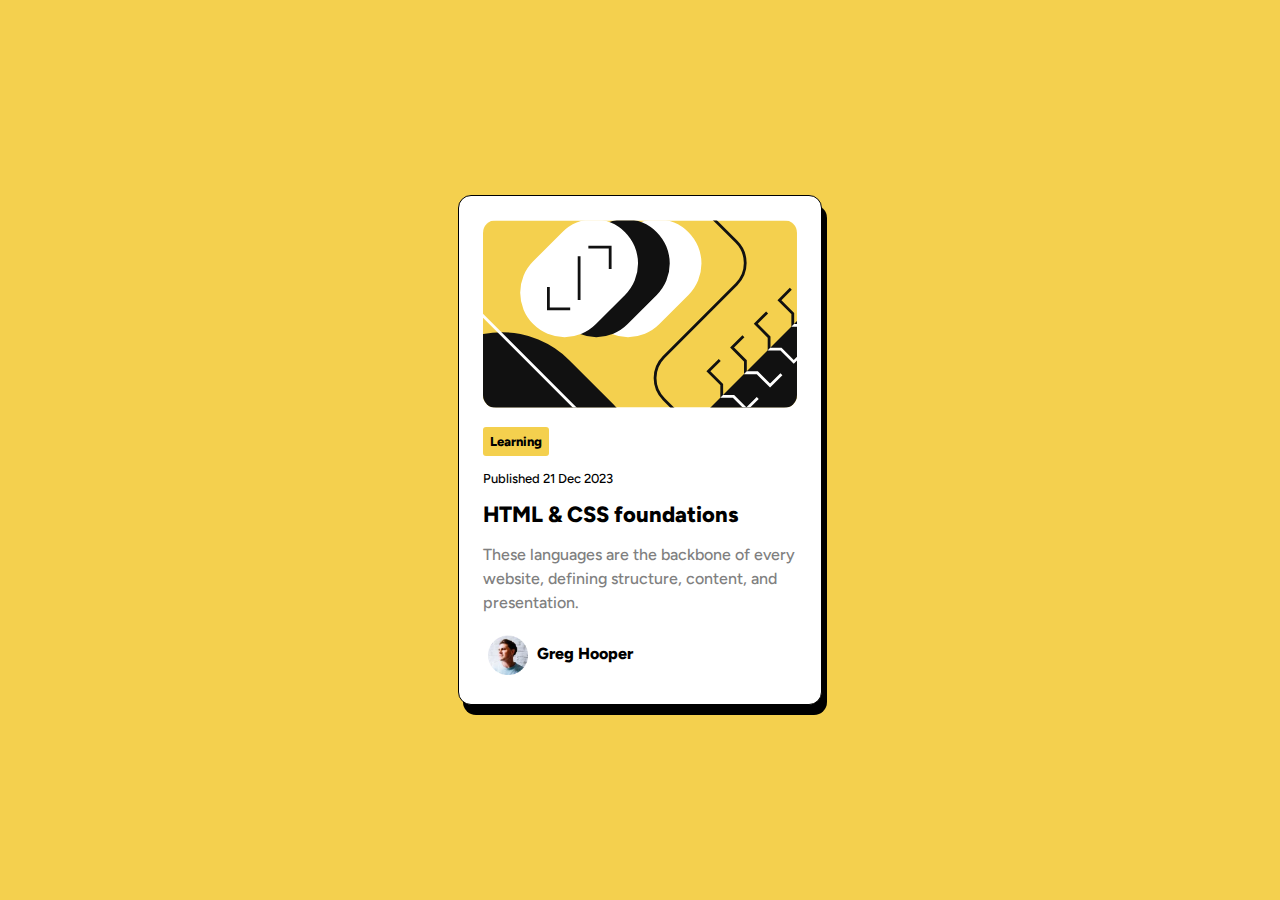
<file: blog-preview-card-main/index.html>
<!DOCTYPE html>
<html lang="en">
<head>
  <meta charset="UTF-8">
  <meta name="viewport" content="width=device-width, initial-scale=1.0"> <!-- displays site properly based on user's device -->

  <link rel="icon" type="image/png" sizes="32x32" href="./assets/images/favicon-32x32.png">
  <link rel="stylesheet" href="style.css">
  <title>Frontend Mentor | Blog preview card</title>

  <!-- Feel free to remove these styles or customise in your own stylesheet 👍 -->
  <style>
    .attribution { font-size: 11px; text-align: center; }
    .attribution a { color: hsl(228, 45%, 44%); }
  </style>
</head>
<body>

  <div class="main_div">
    <div class="div_card">
      <div class="div_img">
        <img src="illustration-article.svg" alt="d">
      </div>

      <div class="div_1">
        <div class="div_learning">Learning</div>
      </div>
      <div class="div_date">
        <p>Published 21 Dec 2023</p>
      </div>
      <div class="div_heading">
        <h2>HTML & CSS foundations</h2>
      </div>
      <div class="div_content">These languages are the backbone of every website, defining structure, content, and presentation.</div>

      <div class="div_last">
        <img src="image-avatar.webp" alt="">
        <p>Greg Hooper</p>
      </div>
    </div>
  </div>

</body>
</html>
</file>
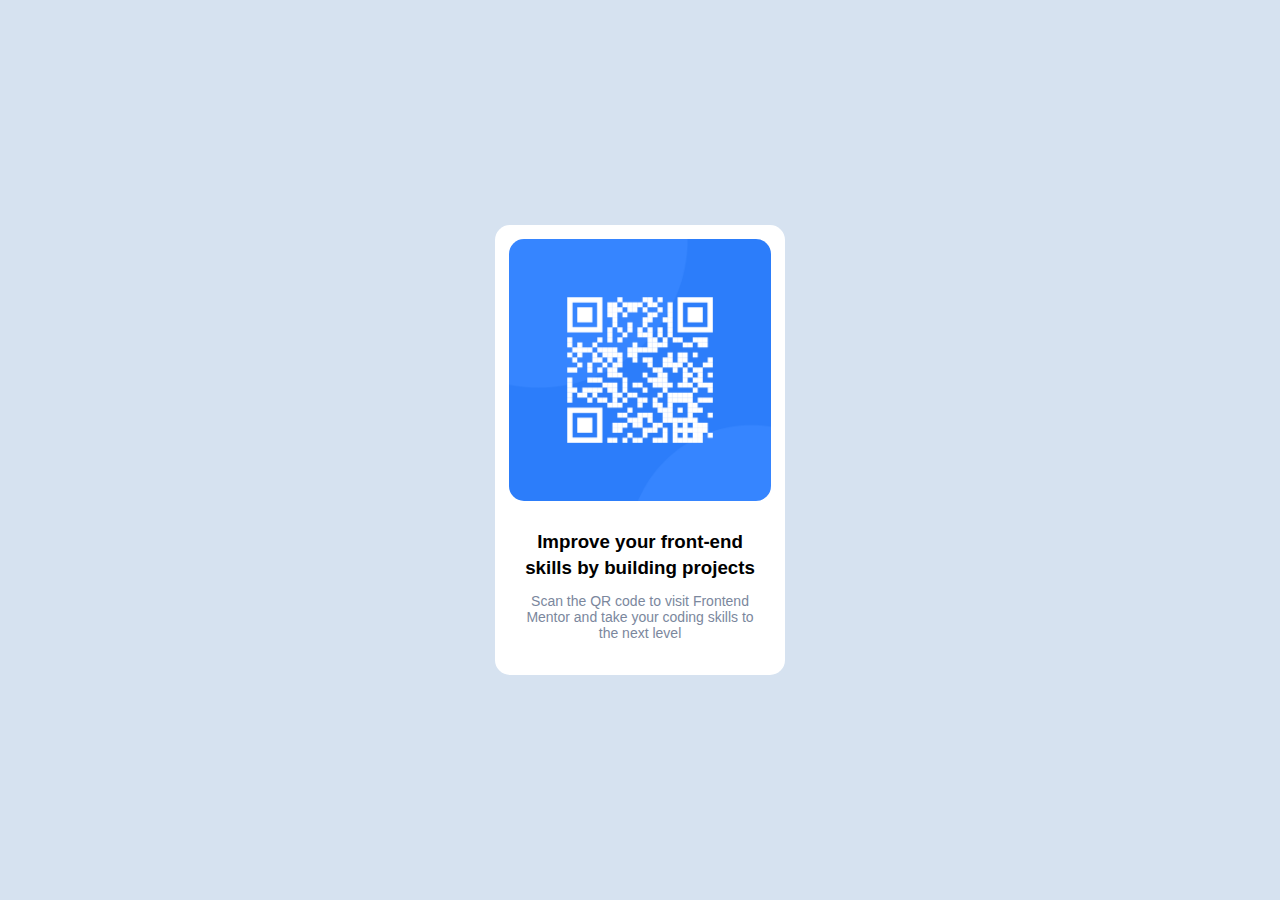
<file: qr-code-component-main/index.html>
<!DOCTYPE html>
<html lang="en">
<head>
  <meta charset="UTF-8">
  <meta name="viewport" content="width=device-width, initial-scale=1.0">
  <title>QR Code</title>
  <link rel="stylesheet" href="style.css">
</head>
<body>
  <div class="mainDiv">
    <div class="divA">
      <div class="divA1">
        <img src="images/image-qr-code.png" alt="QR Code">
      </div>
      <div class="divA2">
        <div class="divA21">
          <h3>Improve your front-end skills by building projects</h3>
        </div>
        <div class="divA22">
          <p>Scan the QR code to visit Frontend Mentor and take your coding skills to the next level</p>
        </div>
      </div>
    </div>
  </div>
</body>
</html>
</file>
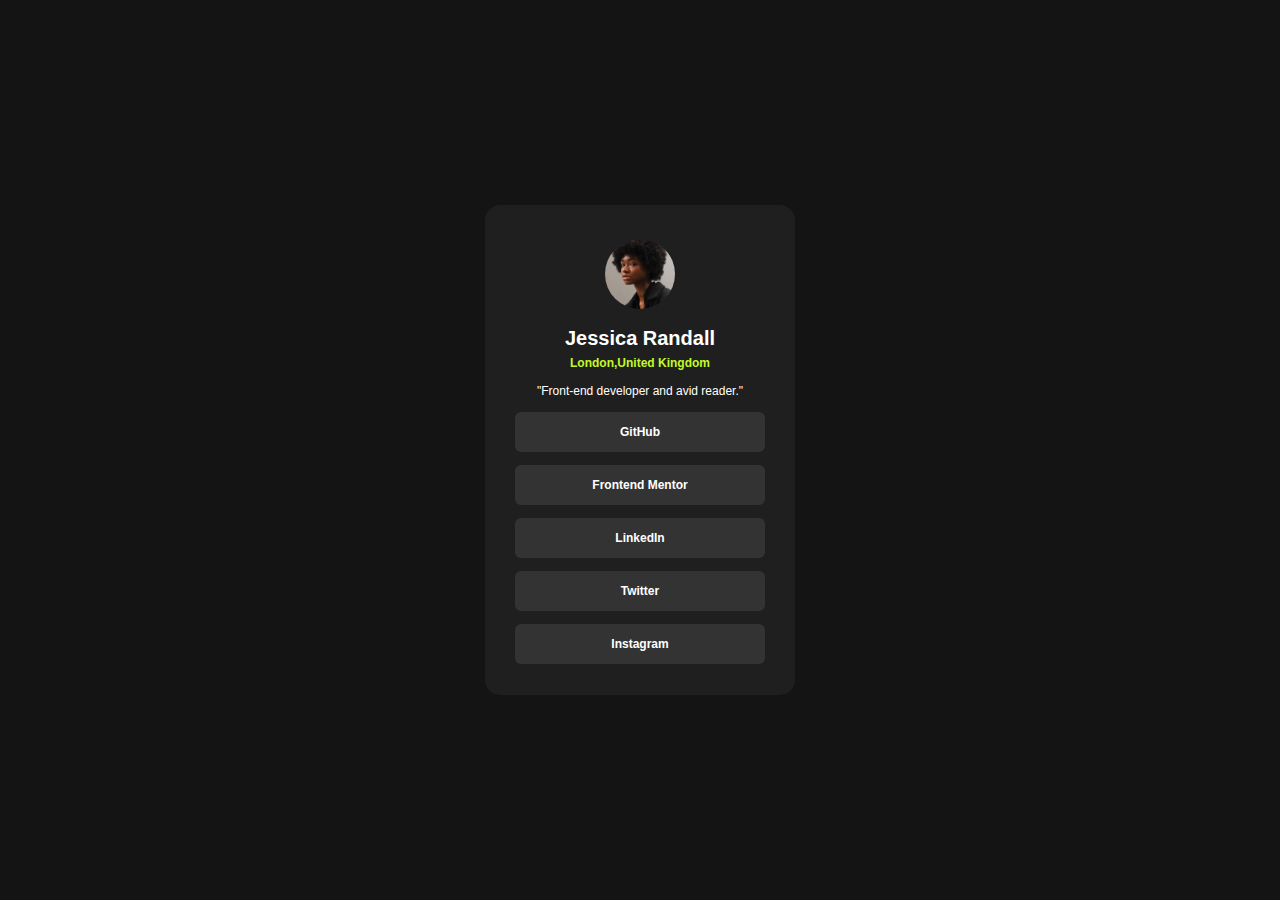
<file: social-links-profile-main/index.html>
<!DOCTYPE html>
<html lang="en">
<head>
    <meta charset="UTF-8">
    <meta name="viewport" content="width=device-width, initial-scale=1.0">
    <link rel="stylesheet" href="style.css">
    <title>Document</title>
</head>
<body>
    
    <div class="divMain">
        <div class="divCard">
            <div class="divPhoto">
                <img src="assets/images/avatar-jessica.jpeg" alt="">
            </div>
            <div class="divHeading">
                <div class="divName"><p>Jessica Randall</p></div>
                <div class="divAddress"><p>London,United Kingdom</p></div>
            </div>
            <div class="divPara">
                <p>"Front-end developer and avid reader."</p>
            </div>
            <div class="divContainer">
                <div class="divButton"><p>GitHub</p></div>
                <div class="divButton"><p>Frontend Mentor</p></div>
                <div class="divButton"><p>LinkedIn</p></div>
                <div class="divButton"><p>Twitter</p></div>
                <div class="divButton"><p>Instagram</p></div>
            </div>
        </div>
    </div>

</body>
</html>
</file>
<file: blog-preview-card-main/style.css>
@import url('https://fonts.googleapis.com/css2?family=Figtree:ital,wght@0,300..900;1,300..900&display=swap');

*{
    padding: 0;
    margin: 0;
    box-sizing: border-box;
}

.main_div{
    height: 100vh;
    width: 100vw;
    background: hsl(47, 88%, 63%);
    display: flex;
    justify-content: center;
    align-items: center;
    font-family: "Figtree", sans-serif;

}

.div_card{
    background: hsl(0, 0%, 100%);
    display: flex;
    align-items: start;
    justify-content: start;
    flex-direction: column;
    border-radius: 13px;
    width: 364px;
    border-style: solid;
    border-width: 1.6px;
    box-shadow: 5px 10px;
    padding: 24px;
    gap: 15px;
}

.div_img img{
    border-radius: 13px;
    width: 314px;
}

.div_learning{
    background: hsl(47, 88%, 63%);
    padding: 7px;
    border-radius: 3px;
    font-weight: 800;
    font-size: small;
}

.div_date{
    font-size: small;
    font-weight: 500;
}

.div_heading h2{
    font-weight: 800;
    font-size: 22px;
}

.div_heading  :hover {
    color:hsl(47, 88%, 63%);
}

.div_heading:hover + .div_card{
    box-shadow: 110px 112px;
}

.div_content {
    color: hsl(0, 0%, 50%);
    font-size: 16px;
    font-weight: 500;
    line-height: 24px;

}

.div_last{
    padding: 5px;
    display: flex;
    font-weight: 800;
}

.div_last img{
    width: 40px;
}

.div_last p{
    padding:9px
}
</file>
<file: qr-code-component-main/style.css>
@import url(https://fonts.google.com/specimen/Outfit);
*{
    padding: 0;
    margin: 0;
    box-sizing: border-box;
}

.mainDiv{
    height: 100vh;
    width: 100%;
    background:  hsl(212, 45%, 89%);
    display: flex;
    justify-content: center;
    align-items: center;
    font-family: "Outfit", sans-serif;
}

.divA{
    background: hsl(0, 0%, 100%);
    border-radius: 15px;
    height:450px;
    width: 290px;
    display: flex;
    justify-content: start;
    align-items: center;
    flex-direction: column;
    padding: 12px;
    gap: 14px;

}

.divA1{
    display: flex;
    justify-content: center;
    align-items: start;
    padding: 2px;
}

.divA1 img{
    border-radius: 15px;
    height: 100%;
    width: 100%;
}

.divA2{
display: flex;
flex-direction: column;
padding: 12px;
gap: 12px;
}

.divA21{
    text-align: center;
    line-height: 26px;
    font-weight:700;
}

.divA22{
    font-size: 14px;
}

.divA22 p{
   
    font-weight: 400;
    color:hsl(220, 15%, 55%);
    text-align: center;
}
</file>
<file: social-links-profile-main/style.css>
@import url("https://fonts.google.com/specimen/Inter");
*{
    padding: 0;
    margin: 0;
    box-sizing: border-box;
    font-family: "Inter",sans-serif;
}

.divMain{
    height: 100vh;
    width: 100vw;
    background: hsl(0, 0%, 8%);
    display: flex;
    align-items: center;
    justify-content: center;
}

.divCard{
    background:hsl(0, 0%, 12%);
    height: 490px;
    width: 310px;
    display: flex;
    align-items: center;
    flex-direction: column;
    border-radius: 15px;
    padding: 34px;
    gap: 14px;
}

.divPhoto img{
    height: 70px;
    border-radius: 100%;
}

.divHeading{
    display: flex;
    flex-direction: column;
    align-items: center;
    justify-content: center;
    gap: 6px;
}

.divName p{
    font-size: 20px;
    font-weight: 600;
    color: hsl(0, 0%, 100%);
}

.divAddress p{
    font-size: 12px;
    color: hsl(75, 94%, 57%);
    font-weight: 700;
}

.divPara p{
    font-size: 12px;
    color: hsl(0, 0%, 100%);
    font-weight: 400;
}

.divContainer{

    display: flex;
    align-items: center;
    justify-content: center;
    flex-direction: column;
    gap: 13px;
}

.divButton{
    background: hsl(0, 0%, 20%);
    color: hsl(0, 0%, 100%);
    height: 40px;
    width: 250px;
    display: flex;
    align-items: center;
    justify-content: center;
    border-radius: 6px;
}

.divButton:hover{
    color: hsl(0, 0%, 8%);
    background: hsl(75, 94%, 57%);
    cursor: pointer;
    
}

.divButton p{
    font-size: 12px;
    font-weight: 700;
}
</file>
